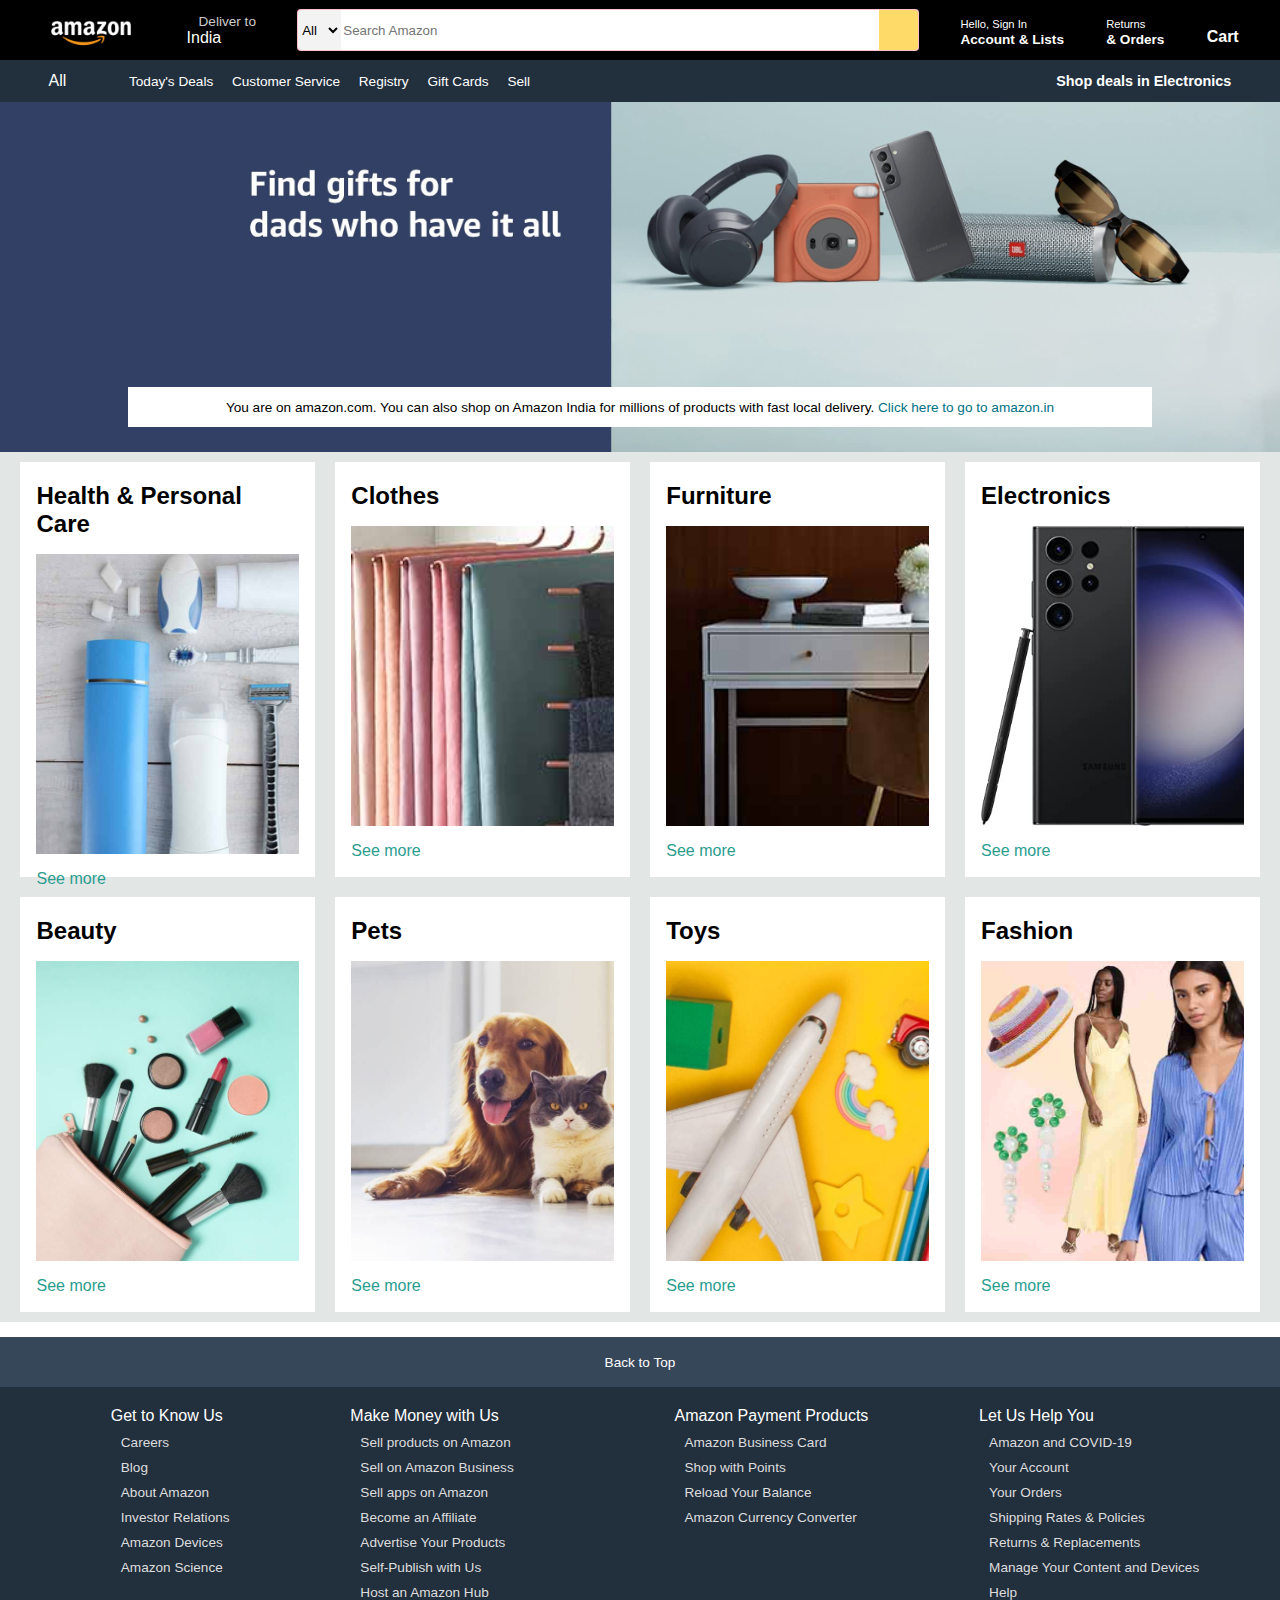
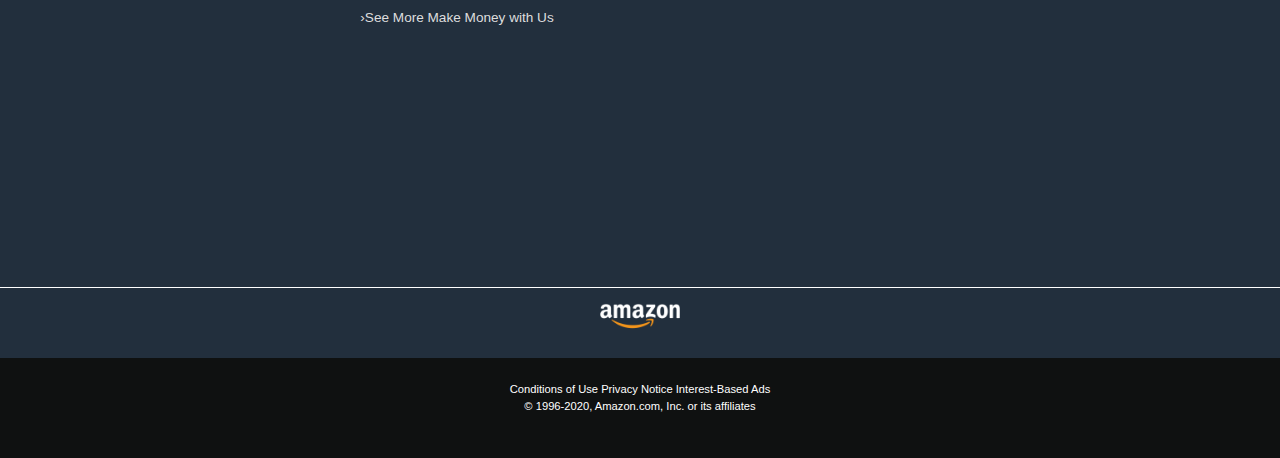
<file: Amazon Clone/index.html>
<!DOCTYPE html>
<html lang="en">
<head>
    <meta charset="UTF-8">
    <meta name="viewport" content="width=device-width, initial-scale=1.0">
    <title>Amazon</title>
    <link rel="stylesheet" href="https://cdnjs.cloudflare.com/ajax/libs/font-awesome/6.6.0/css/all.min.css" integrity="sha512-Kc323vGBEqzTmouAECnVceyQqyqdsSiqLQISBL29aUW4U/M7pSPA/gEUZQqv1cwx4OnYxTxve5UMg5GT6L4JJg==" crossorigin="anonymous" referrerpolicy="no-referrer" />
    <link rel="stylesheet" href="style.css">
</head>
<body>
     <header>
        <div class="navbar">
            <div class="nav-logo border">
                <div class="logo"></div> 
            </div>
        
            <div class="nav-address border">
              <p class="add-first">Deliver to </p>
              <div class="add-icon">
                <i class="fa-solid fa-location-dot"></i>
                <p class="add-second">India</p>
               </div>
            </div>

            <div class="nav-search border">
                <select class="search-select">
                    <option>All</option>
                </select>
                <input placeholder="Search Amazon" class="search-input">
                <div class="search-icon">
                    <i class="fa-solid fa-magnifying-glass"></i>
                </div>
            </div>

            <div class="nav-signin border">
                <p><span>Hello, Sign In</span></p>
                <p class="nav-second">Account & Lists</p>
            </div>

            <div class="nav-signin border">
                <p><span>Returns</span></p>
                <p class="nav-second">& Orders</p>
            </div>
            
            <div class="nav-cart border">
                <i class="fa-solid fa-cart-shopping"></i>
                Cart
            </div>

        </div>

        <div class="panel border">
            <div class="panel-all">
                <i class="fa-solid fa-bars"></i> 
                All 
            </div>
            <div class="panel-ops">
                <p>Today's Deals</p>
                <p>Customer Service</p>
                <p>Registry</p>
                <p>Gift Cards</p>
                <p>Sell</p>
            </div>
            <div class="panel-deals">
                Shop deals in Electronics
            </div>
        </div>

     </header>

     <div class="hero-section">
        <div class="hero-msg">
            <p>You are on amazon.com. You can also shop on Amazon India for millions of products with fast local delivery. <a href="#">Click here to go to amazon.in</a></p>
        </div>
     </div>

     <div class="shop-section">

        <div class="box1 box">
            <div class="box-content">
                <h2>Health & Personal Care</h2>
            <div class="box-img" style="background-image: url('box2_image.jpg');"></div>
            <a href="#">See more</a>
            </div>
        </div>

        <div class="box2 box">
            <div class="box-content">
                <h2>Clothes</h2>
            <div class="box-img" style="background-image: url('box1_image.jpg');"></div>
            <a href="#">See more</a>
            </div>
        </div>

        <div class="box3 box">
            <div class="box-content">
                <h2>Furniture</h2>
            <div class="box-img" style="background-image: url('box3_image.jpg');"></div>
            <a href="#">See more</a>
            </div>
        </div>

        <div class="box4 box">
            <div class="box-content">
                <h2>Electronics</h2>
            <div class="box-img" style="background-image: url('box4_image.jpg');"></div>
            <a href="#">See more</a>
            </div>
        </div>

        <div class="box5 box">
            <div class="box-content">
                <h2>Beauty</h2>
            <div class="box-img" style="background-image: url('box5_image.jpg');"></div>
            <a href="#">See more</a>
            </div>
        </div>

        <div class="box6 box">
            <div class="box-content">
                <h2>Pets</h2>
            <div class="box-img" style="background-image: url('box6_image.jpg');"></div>
            <a href="#">See more</a>
            </div>
        </div>

        <div class="box7 box">
            <div class="box-content">
                <h2>Toys</h2>
            <div class="box-img" style="background-image: url('box7_image.jpg');"></div>
            <a href="#">See more</a>
            </div>
        </div>

        <div class="box8 box">
            <div class="box-content">
                <h2>Fashion</h2>
            <div class="box-img" style="background-image: url('box8_image.jpg');"></div>
            <a href="#">See more</a>
            </div>
        </div>
     </div>

     <footer>
        <div class="foot-panel1">
            Back to Top
        </div>

        <div class="foot-panel2">
            <ul>
                <p>Get to Know Us</p>
                <a>Careers</a>
                <a>Blog</a>
                <a>About Amazon</a>
                <a>Investor Relations</a>
                <a>Amazon Devices</a>
                <a>Amazon Science</a>
            </ul>

            <ul>
                <p>	Make Money with Us</p>
                <a>Sell products on Amazon</a>
                <a>Sell on Amazon Business</a>
                <a>Sell apps on Amazon</a>
                <a>Become an Affiliate</a>
                <a>Advertise Your Products</a>
                <a>Self-Publish with Us</a>
                <a>Host an Amazon Hub</a>
                <a>›See More Make Money with Us</a>
            </ul>

            <ul>
            <p>Amazon Payment Products</p>
            <a>Amazon Business Card</a>    
            <a>Shop with Points</a>    
            <a>Reload Your Balance</a>    
            <a>Amazon Currency Converter</a> 
            </ul>
            
            <ul>
                <p>Let Us Help You</p>
                <a>Amazon and COVID-19</a>
                <a>Your Account</a>
                 <a> Your Orders</a>  
                 <a>Shipping Rates & Policies</a>   
                 <a>Returns & Replacements</a>   
                 <a>Manage Your Content and Devices</a>   
                  <a>Help</a>
            </ul>
        </div>

        <div class="panel3">
           <div class="log"></div>
        </div>

        <div class="panel4">
            <div class="pages">
                <a>Conditions of Use</a>
                <a>Privacy Notice</a>
                <a>Interest-Based Ads</a>
                
                <div class="copyright">© 1996-2020, Amazon.com, Inc. or its affiliates</div>
            </div>
        </div>
     </footer>
</body>
</html>
</file>
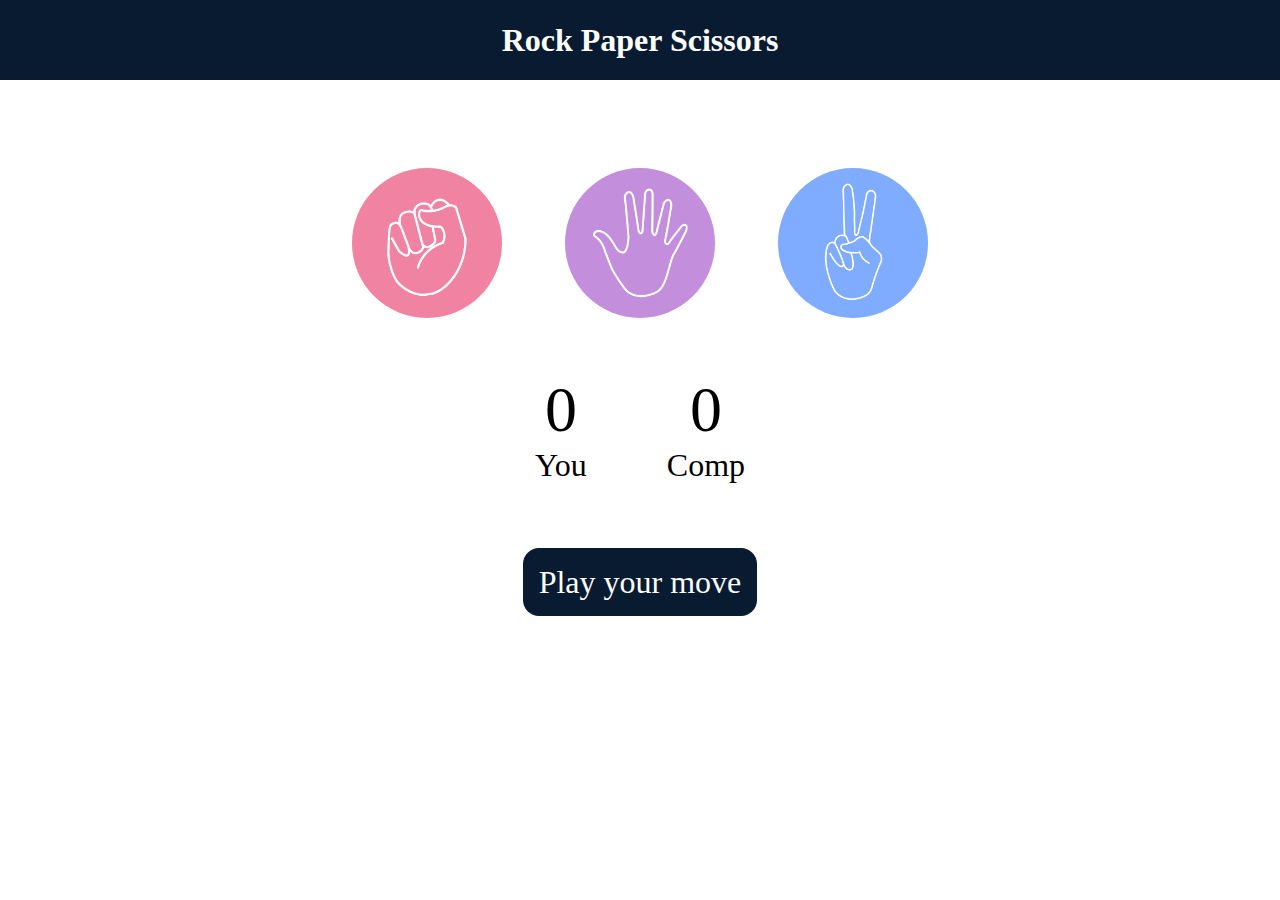
<file: Rock Paper/index.html>
<!DOCTYPE html>
<html lang="en">
<head>
    <meta charset="UTF-8">
    <meta name="viewport" content="width=device-width, initial-scale=1.0">
    <title>Document</title>
    <link rel="stylesheet" href="style.css"/>
</head>
<body>
    <h1>Rock Paper Scissors</h1>
    <div class="choices">
        <div class="choice" id="rock">
            <img src="Images\rock.png">
        </div>
        <div class="choice" id="paper">
            <img src="Images\paper.png">
        </div>
        <div class="choice" id="scissor">
            <img src="Images\scissors.png">
        </div>   
    </div>
    <div class="score-board">
        <div class="score">
            <p id="user-score">0</p>
            <p>You</p>
        </div>
        <div class="score">
                <p id="comp-score">0</p>
                <p>Comp</p>   
        </div>
    </div>
    <div class="msg-container">
        <p id="msg">Play your move</p>

    </div>
    <script src="script.js"></script>
</body>
</html>
</file>
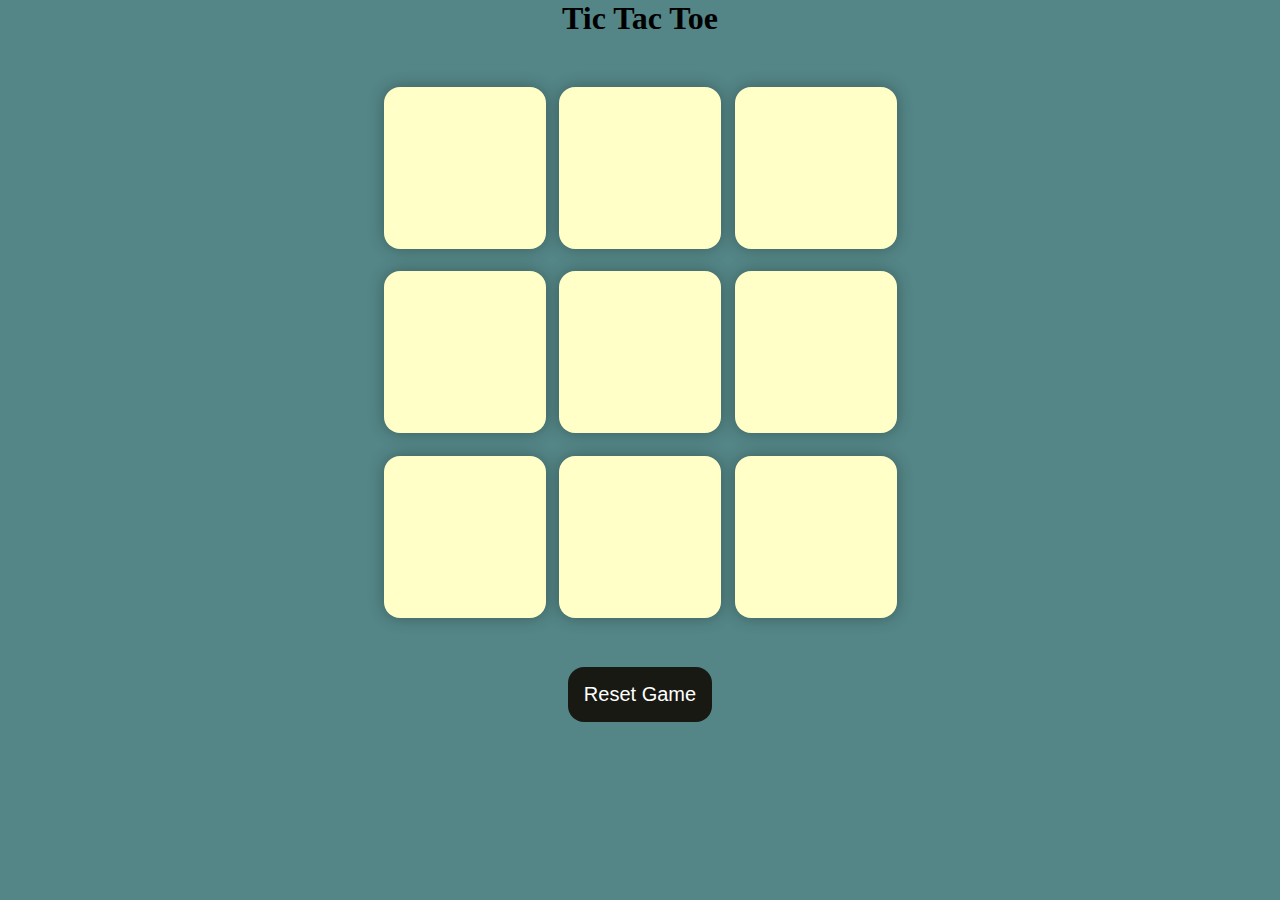
<file: Tic Tac Toe/index.html>
<!DOCTYPE html>
<html lang="en">
  <head>
    <meta charset="UTF-8" />
    <meta name="viewport" content="width=device-width, initial-scale=1.0" />
    <title>Tic-Tac-Toe Game</title>
    <link rel="stylesheet" href="style.css" />
  </head>
  <body>
    <div class="msg-container hide">
      <p id="msg">Winner</p>
      <button id="new-btn">New Game</button>
    </div>
    <main>
      <h1>Tic Tac Toe</h1>
      <div class="container">
        <div class="game">
          <button class="box"></button>
          <button class="box"></button>
          <button class="box"></button>
          <button class="box"></button>
          <button class="box"></button>
          <button class="box"></button>
          <button class="box"></button>
          <button class="box"></button>
          <button class="box"></button>
        </div>
      </div>
      <button id="reset-btn">Reset Game</button>
    </main>
    <script src="first.js"></script>
  </body>
</html>
</file>
<file: Amazon Clone/style.css>
*{
    margin: 0px;
    font-family: Arial, Helvetica, sans-serif;
    border: border-box;

}

.navbar{
    height:60px; 
    color: white;
    display: flex;
    background-color: black;
    align-items: center;
    justify-content: space-evenly;
    
}

.nav-logo{
    height: 50px;
    width: 100px;
}

.logo{
    background-image: url("amazon_logo.png");
    height:50px;
    width: 100%;
    background-size: cover;
}

.border{
    border: 1.5px solid transparent;
}

.border :hover{
     border: 1.5px solid #ffffff;
}

/* box2 */

.add-first{
    color: #cccccc;
    font-size: 0.85rem;
    margin-left:15px;

}

.add-second{
    font-size: 1rem;
    margin-left:3px;
}

.add-icon{
    display: flex;
    align-items: centre;
}

/* box3 */

.nav-search{
    display: flex;
    background-color: pink;
    width: 620px;
    height: 40px;
    border-radius: 4px;
    justify-content: space-evenly;
   

}

.search-select{
    background-color: #f3f3f3;
    width: 50px;
    text-align: centre;
    border-top-left-radius: 4px;
    border-bottom-left-radius: 4px;
    border: none;
}

.search-input{
   width: 100%;
   font: 1rem;
   border: none;

}

.search-icon{
    width: 45px;
    display: flex;
    align-items: center;
    justify-content: center;
    font: 1.2rem;
    background-color: #fedb68;
    border-top-right-radius: 4px;
    border-bottom-right-radius: 4px;
    color: black;
    
}

.nav-search:hover {
    border: 2px solid orange;
}

/* box4 */

span{
    font-size: 0.7rem;
    
}

.nav-second{
    font-size: 0.85rem;
    font-weight: 700;
}

/* box5 */

.nav-cart i{
    font-size: 35px;
}

.nav-cart{
    font-size: 1rem;
    font-weight: 700;
}

/*panel*/

.panel{
    height:40px;
    background-color: #222f3d;
    display: flex;
    color: white;
    align-items: center;
    justify-content: space-evenly;
}

.panel-ops p{
    display: inline;
    margin-left: 15px;
   
}

.panel-ops{
    width: 70%;
    font-size: 0.85rem;
}

.panel-deals{
    font-size: 0.9rem;
    font-weight: 700;
}

/* hero-section */

.hero-section{
  background-image: url("hero_image.jpg");
  height: 350px;
  background-size: cover;
  display: flex;
  justify-content: center;
  align-items: flex-end;

}

.hero-msg{
    background-color: white;
    height: 40px;
    width: 80%;
    color: black;
    display: flex;
    align-items: center;
    justify-content: center;
    font-size: 0.85rem;
    margin-bottom: 25px;
    
}

.hero-msg a{
    color: #007185;
    text-decoration: none;

}

/*shop*/

.shop-section{
    display: flex;
    flex-wrap: wrap;
    justify-content: space-evenly;
    background-color: #e2e7e6;

}

.box{
    border:2px solid black;
    height: 380px;
    width: 23%;
    background-color: white;
    border: none;
    padding: 20px 0px 15px ;
    margin-top: 10px;
    margin-bottom: 10px;
}

.box-img{
    height: 300px;
    background-size: cover;
    margin-top: 1rem;
    margin-bottom: 1rem;
}

.box-content{
    margin-left: 1rem;
    margin-right: 1rem;
}

.box-content a{
    color: #2a9d8f;
    text-decoration: none;
}

/*fotter*/

footer{
    margin-top: 15px;
    color: white;
}

.foot-panel1{
    background-color: #37475a;
    color: white;
    height: 50px;
    display: flex;
    justify-content: center;
    align-items: center;
    font-size: 0.85rem;

}

.foot-panel2{
    background-color: #222f3d;
    height: 500px;
    display: flex;
    justify-content: space-evenly;

}

ul{
    margin-top: 20px;;
}

ul a{
    display: block;
    font-size: 0.85rem;
    margin: 10px;
    color: #dddddd;
}

/*panel3*/

.panel3{
    background-color: #222f3d ;
    color: white;
    border-top: 1.5px solid white;
    height: 70px;
    display: flex;
    justify-content: center;
    align-items: centre;

}
 
.log{
    background-image: url("amazon_logo.png");
    height:50px;
    width: 100px;
    background-size: cover;
}

/*panel4*/

.panel4{
    background-color: #0f1111;
    color: white;
    
    height: 100px;
    text-align: center;

}

.pages{
    font-size:0.7rem;
    padding-top: 25px;
    
    

}

.copyright{
    font-size:0.7rem;
    padding-top: 5px;
}
</file>
<file: Rock Paper/style.css>
*{
    margin: 0;
    padding: 0;
    text-align: center;
}

h1{
    background-color: #081b31;
    color: #fff;
    height: 5rem;
    line-height: 5rem;
}

.choice{
    height: 165px;
    width: 165px;
    border-radius: 50%;
    display: flex;
    justify-content: center;
    align-items: center;
}

.choice:hover{
    background-color: #2c3e50;
}

img{
    height: 150px;
    width: 150px;
    object-fit: cover;
    border-radius: 50%;
}

.choices{
    display: flex;
    justify-content: center;
    align-items: center;
    gap: 3rem;
    margin-top: 5rem;
}

.score-board{
    display: flex;
    justify-content: center;
    align-items: center;
    font-size: 2rem;
    margin: 3rem;
    gap: 5rem;
}

#user-score, #comp-score{
    font-size: 4rem;
}

.msg-container{
    margin-top: 5rem;
}

#msg{
    background-color: #081b31 ;
    color: #fff;
    font-size: 2rem;
    display: inline;
    padding: 1rem;
    padding: 1rem;
    border-radius: 1rem;
}
</file>
<file: Tic Tac Toe/style.css>
* {
    margin: 0;
    padding: 0;
  }
  
  body {
    background-color: #548687;
    text-align: center;
  }
  
  .container {
    height: 70vh;
    display: flex;
  
    justify-content: center;
    align-items: center;
  }
  
  .game {
    height: 60vmin;
    width: 60vmin;
    display: flex;
    flex-wrap: wrap;
    justify-content: center;
    align-items: center;
    gap: 1.5vmin;
  }
  
  .box {
    height: 18vmin;
    width: 18vmin;
    border-radius: 1rem;
    border: none;
    box-shadow: 0 0 1rem rgba(0, 0, 0, 0.3);
    font-size: 8vmin;
    color: #b0413e;
    background-color: #ffffc7;
  }
  
  #reset-btn {
    padding: 1rem;
    font-size: 1.25rem;
    background-color: #191913;
    color: #fff;
    border-radius: 1rem;
    border: none;
  }
  
  #new-btn {
    padding: 1rem;
    font-size: 1.25rem;
    background-color: #191913;
    color: #fff;
    border-radius: 1rem;
    border: none;
  }
  
  #msg {
    color: #ffffc7;
    font-size: 5vmin;
  }
  
  .msg-container {
    height: 100vmin;
    display: flex;
    justify-content: center;
    align-items: center;
    flex-direction: column;
    gap: 4rem;
  }
  
  .hide {
    display: none;
  }
</file>
